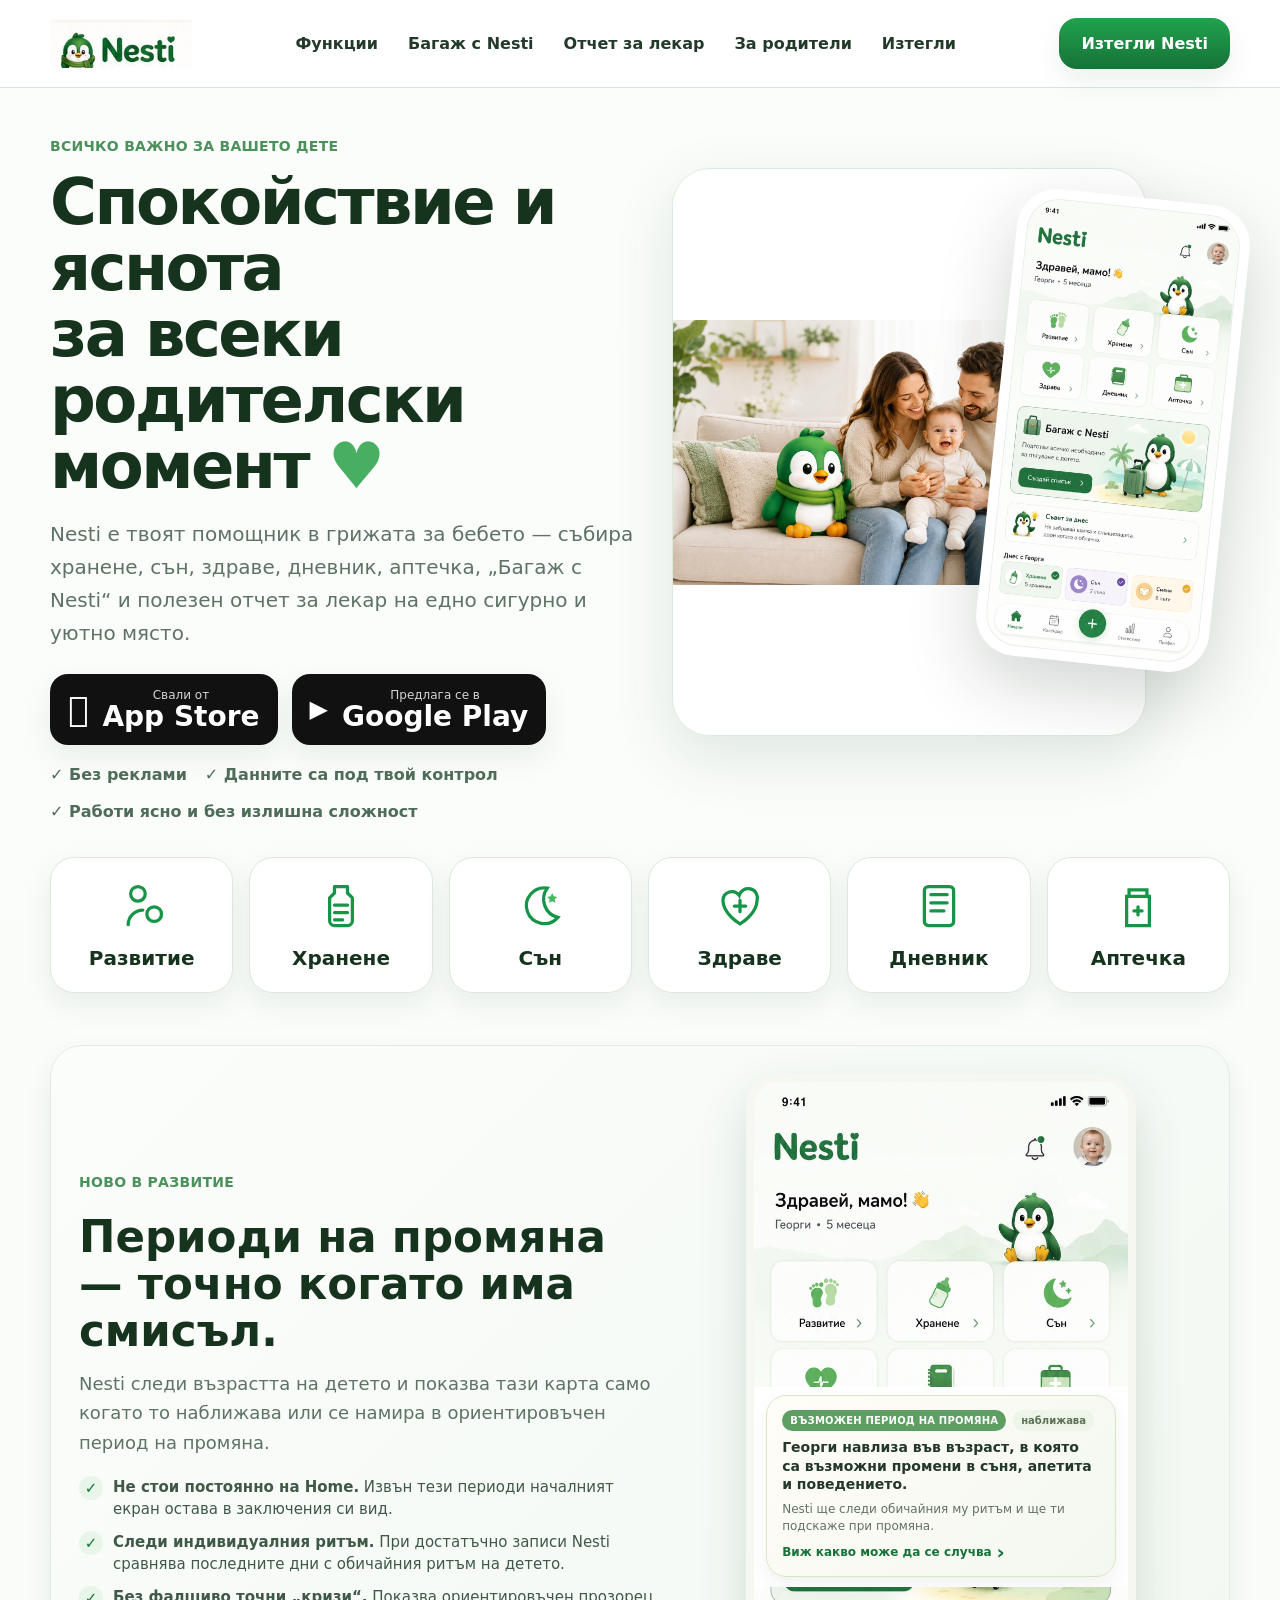
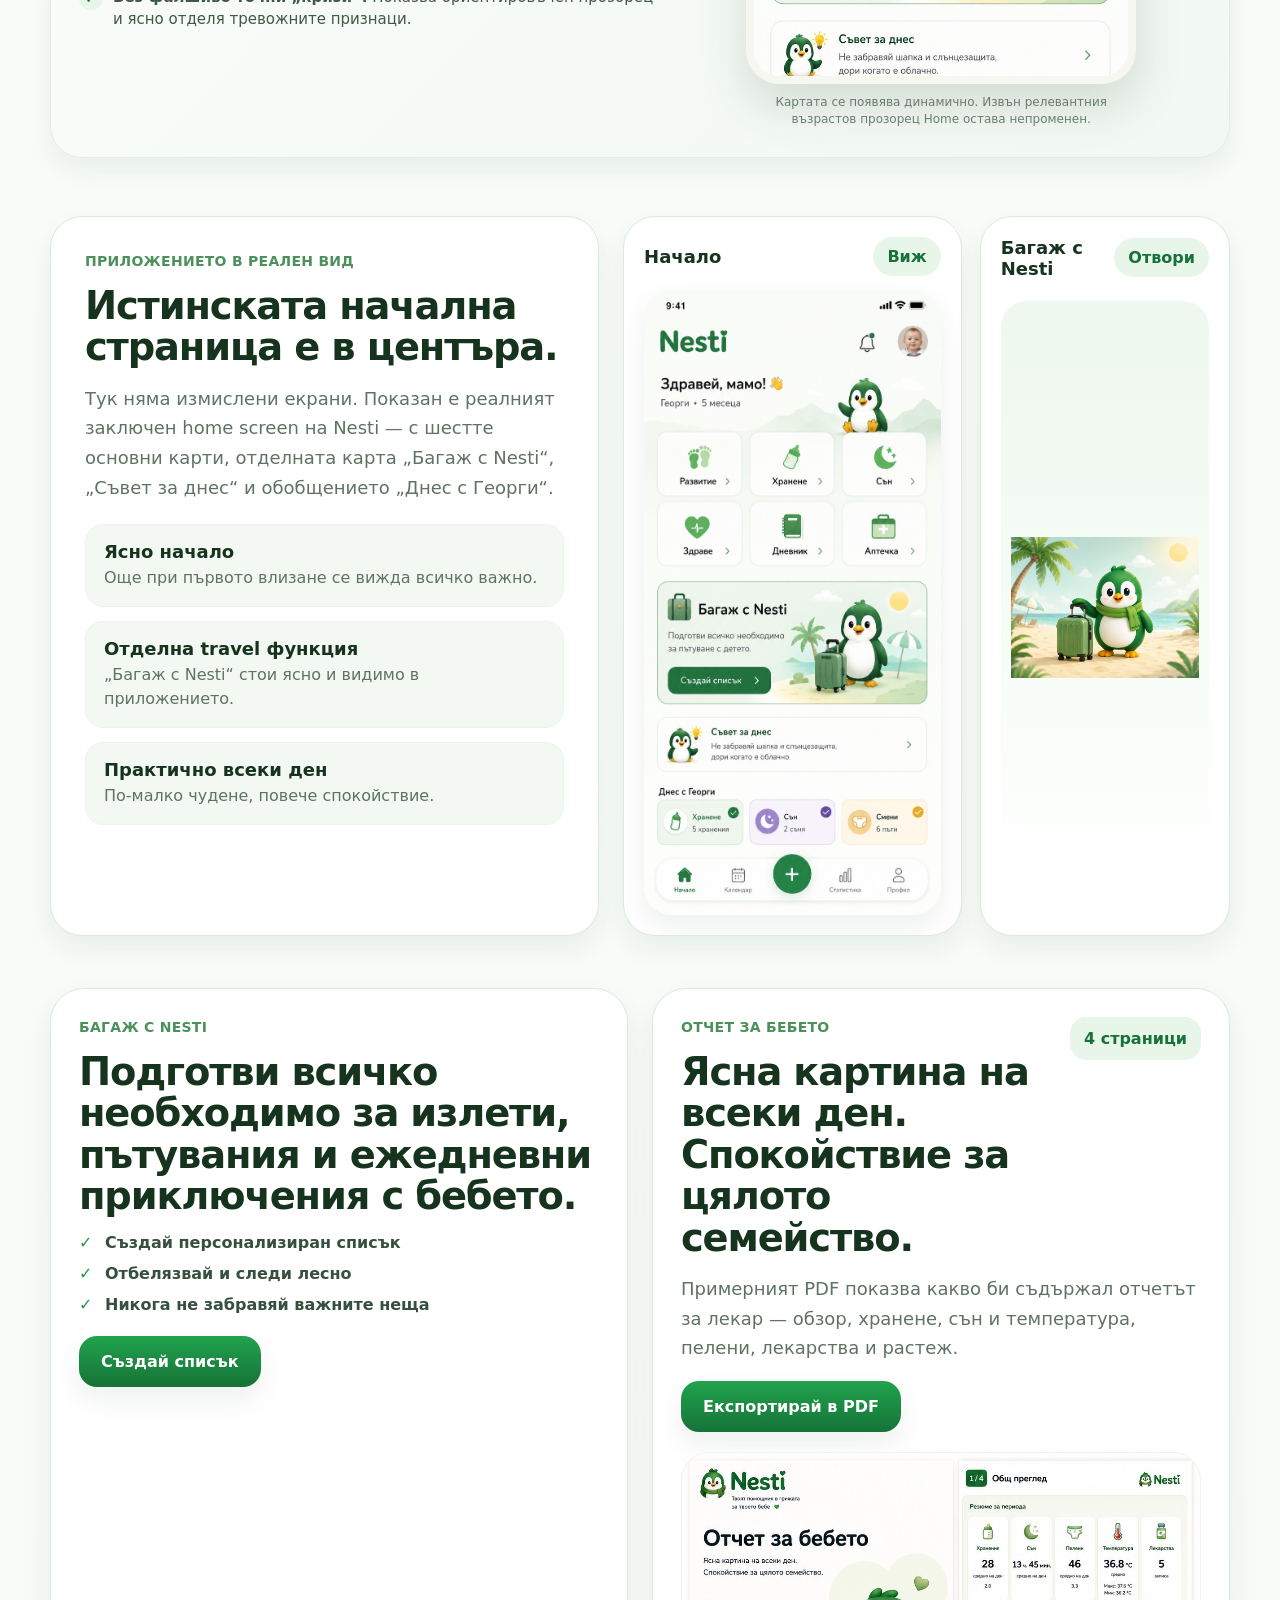
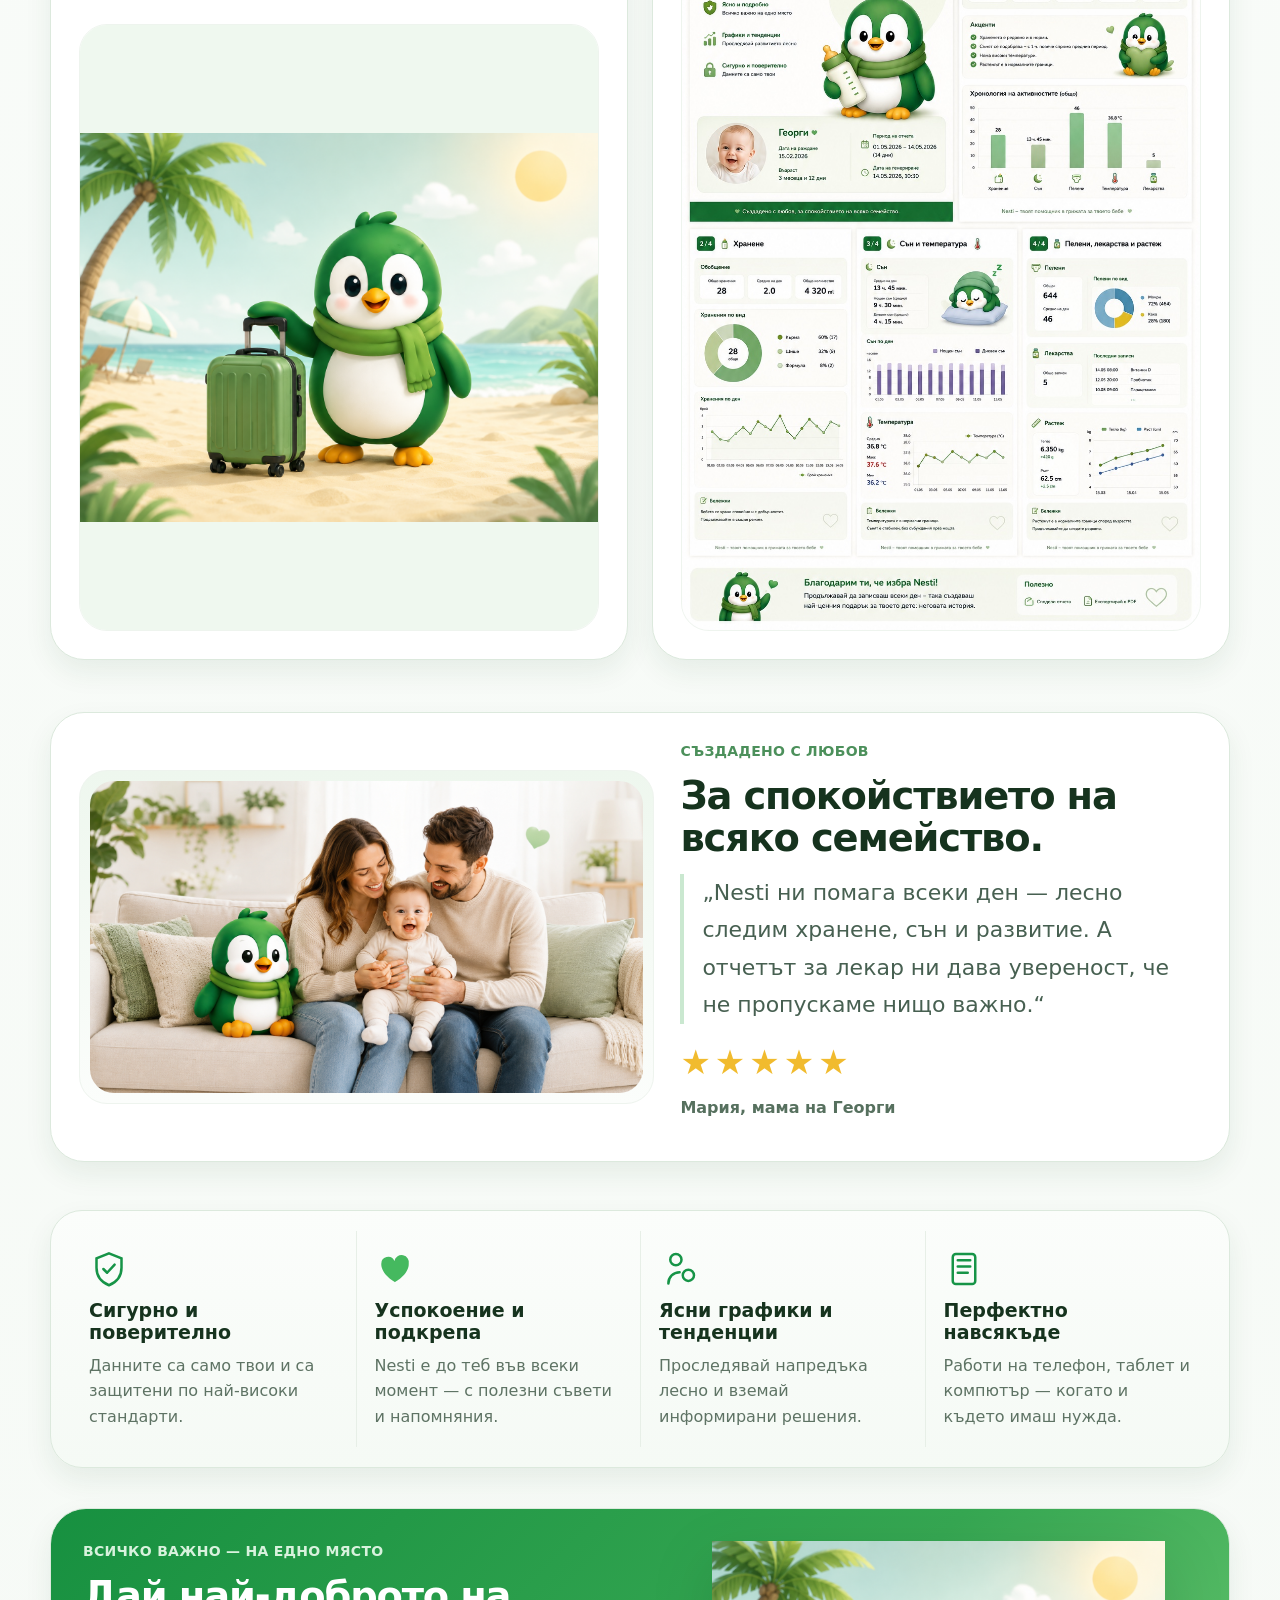
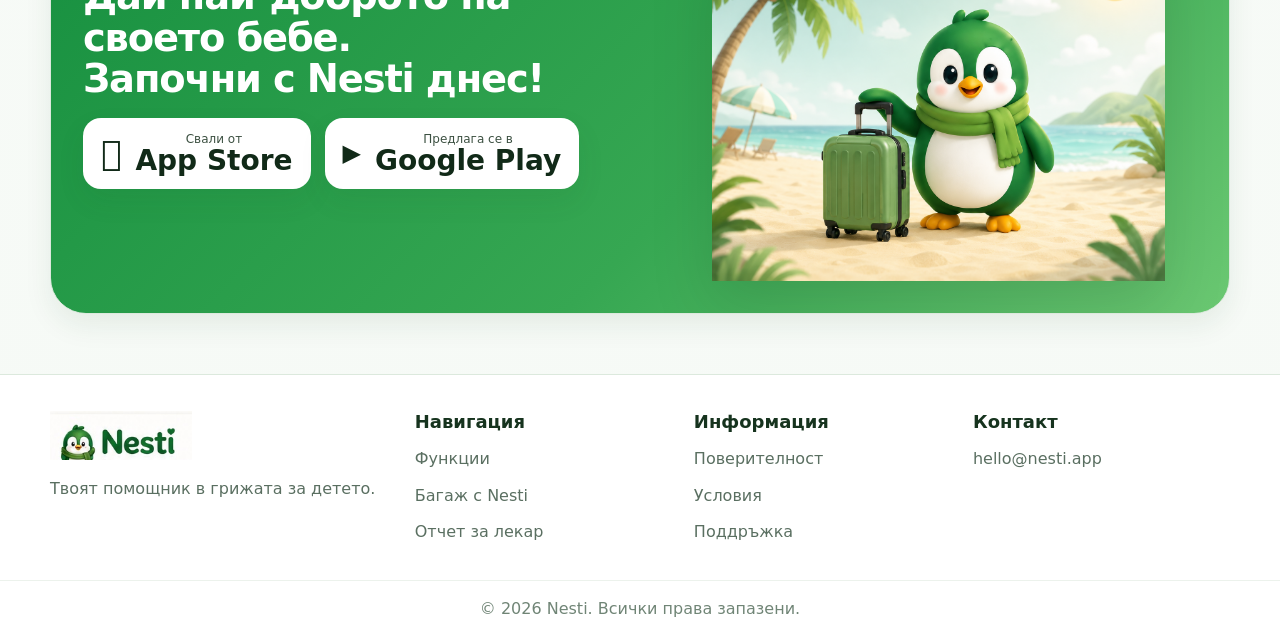
<file: index.html>
<!doctype html>
<html lang="bg">
<head>
  <meta charset="utf-8">
  <meta name="viewport" content="width=device-width,initial-scale=1,viewport-fit=cover">
  <meta name="description" content="Nesti — дневник за бебето, Багаж с Nesti и примерен отчет за лекар.">
  <title>Nesti v6 — Спокойствие и яснота за всеки родителски момент</title>
  <link rel="stylesheet" href="styles.css">
</head>
<body>
<header class="site-header">
  <div class="container nav">
    <a class="brand" href="#home" aria-label="Nesti начало">
      <img class="brand-logo-img" src="assets/generated/nesti-logo-header.png" alt="Nesti">
    </a>

    <nav class="desktop-nav">
      <a href="#features">Функции</a>
      <a href="#packing">Багаж с Nesti</a>
      <a href="#doctor">Отчет за лекар</a>
      <a href="#family">За родители</a>
      <a href="#download">Изтегли</a>
    </nav>

    <div class="nav-actions">
      <button class="menu-btn interactive" aria-label="Меню" aria-expanded="false"><span></span><span></span><span></span></button>
      <button class="header-cta primary-btn interactive store-link" data-store="download">Изтегли Nesti</button>
    </div>
  </div>

  <nav class="mobile-nav">
    <a href="#features">Функции</a>
    <a href="#packing">Багаж с Nesti</a>
    <a href="#doctor">Отчет за лекар</a>
    <a href="#family">За родители</a>
    <a href="#download">Изтегли</a>
  </nav>
</header>

<main>
  <section class="hero" id="home">
    <div class="container hero-grid">
      <div class="hero-copy">
        <span class="eyebrow">Всичко важно за вашето дете</span>
        <h1>Спокойствие и яснота <br>за всеки родителски момент <span class="green-heart">♥</span></h1>
        <p>Nesti е твоят помощник в грижата за бебето — събира хранене, сън, здраве, дневник, аптечка, „Багаж с Nesti“ и полезен отчет за лекар на едно сигурно и уютно място.</p>

        <div class="store-row">
          <button class="store-btn interactive store-link" data-store="appstore">
            <span class="store-icon"></span>
            <span><small>Свали от</small><b>App Store</b></span>
          </button>
          <button class="store-btn interactive store-link" data-store="googleplay">
            <span class="store-icon play">▶</span>
            <span><small>Предлага се в</small><b>Google Play</b></span>
          </button>
        </div>

        <div class="hero-bullets">
          <span>✓ Без реклами</span>
          <span>✓ Данните са под твой контрол</span>
          <span>✓ Работи ясно и без излишна сложност</span>
        </div>
      </div>

      <div class="hero-visual">
        <div class="hero-family-wrap">
          <img class="hero-family" src="assets/generated/family-hero.png" alt="Родители, бебе и Nesti">
        </div>
        <div class="phone-card interactive" id="openHomePreview" role="button" tabindex="0" aria-label="Преглед на началния екран">
          <img src="assets/references/locked-homepage.jpg" alt="Реалната начална страница на приложението Nesti">
        </div>
      </div>
    </div>
  </section>

  <section class="modules" id="features">
    <div class="container modules-grid">
      <article class="module-card interactive"><img src="assets/icons/development.svg" alt=""><b>Развитие</b></article>
      <article class="module-card interactive"><img src="assets/icons/feeding.svg" alt=""><b>Хранене</b></article>
      <article class="module-card interactive"><img src="assets/icons/sleep.svg" alt=""><b>Сън</b></article>
      <article class="module-card interactive"><img src="assets/icons/health.svg" alt=""><b>Здраве</b></article>
      <article class="module-card interactive"><img src="assets/icons/diary.svg" alt=""><b>Дневник</b></article>
      <article class="module-card interactive"><img src="assets/icons/pharmacy.svg" alt=""><b>Аптечка</b></article>
    </div>
  </section>


  <section class="development-highlight" id="development-periods">
    <div class="container development-highlight-grid">
      <div class="development-highlight-copy">
        <span class="eyebrow">Ново в Развитие</span>
        <h2>Периоди на промяна — точно когато има смисъл.</h2>
        <p>Nesti следи възрастта на детето и показва тази карта само когато то наближава или се намира в ориентировъчен период на промяна.</p>
        <div class="development-highlight-points">
          <div><span class="development-dot">✓</span><span><b>Не стои постоянно на Home.</b> Извън тези периоди началният екран остава в заключения си вид.</span></div>
          <div><span class="development-dot">✓</span><span><b>Следи индивидуалния ритъм.</b> При достатъчно записи Nesti сравнява последните дни с обичайния ритъм на детето.</span></div>
          <div><span class="development-dot">✓</span><span><b>Без фалшиво точни „кризи“.</b> Показва ориентировъчен прозорец и ясно отделя тревожните признаци.</span></div>
        </div>
      </div>

      <div class="development-phone" aria-label="Пример как динамичната карта се появява на началния екран">
        <div class="development-phone-shell">
          <div class="development-home-top">
            <img src="assets/references/locked-homepage.jpg" alt="Заключеният начален екран на Nesti">
          </div>
          <div class="development-dynamic-card">
            <div class="development-card-labels">
              <span class="development-card-label">Възможен период на промяна</span>
              <span class="development-card-time">наближава</span>
            </div>
            <strong>Георги навлиза във възраст, в която са възможни промени в съня, апетита и поведението.</strong>
            <span>Nesti ще следи обичайния му ритъм и ще ти подскаже при промяна.</span>
            <button type="button" class="development-card-link">Виж какво може да се случва <span>›</span></button>
          </div>
          <div class="development-home-bottom">
            <img src="assets/references/locked-homepage.jpg" alt="Продължение на заключения начален екран на Nesti">
          </div>
        </div>
        <p class="development-phone-note">Картата се появява динамично. Извън релевантния възрастов прозорец Home остава непроменен.</p>
      </div>
    </div>
  </section>

  <section class="app-overview">
    <div class="container app-overview-grid">
      <div class="app-copy">
        <span class="eyebrow">Приложението в реален вид</span>
        <h2>Истинската начална страница е в центъра.</h2>
        <p>Тук няма измислени екрани. Показан е реалният заключен home screen на Nesti — с шестте основни карти, отделната карта „Багаж с Nesti“, „Съвет за днес“ и обобщението „Днес с Георги“.</p>
        <div class="info-points">
          <div><b>Ясно начало</b><span>Още при първото влизане се вижда всичко важно.</span></div>
          <div><b>Отделна travel функция</b><span>„Багаж с Nesti“ стои ясно и видимо в приложението.</span></div>
          <div><b>Практично всеки ден</b><span>По-малко чудене, повече спокойствие.</span></div>
        </div>
      </div>
      <div class="app-shot-grid">
        <div class="screen-card large interactive" id="openHomePreview2">
          <div class="screen-head"><span>Начало</span><button>Виж</button></div>
          <img src="assets/references/locked-homepage.jpg" alt="Началният екран на Nesti">
        </div>
        <div class="screen-card mini interactive" id="openPackingDemoFromScreen">
          <div class="screen-head"><span>Багаж с Nesti</span><button>Отвори</button></div>
          <div class="mini-feature">
            <img src="assets/generated/packing-beach.png" alt="Багаж с Nesti">
          </div>
        </div>
      </div>
    </div>
  </section>

  <section class="dual-cards">
    <div class="container dual-grid">
      <article class="feature-panel packing-panel" id="packing">
        <div class="panel-copy">
          <span class="eyebrow">Багаж с Nesti</span>
          <h2>Подготви всичко необходимо за излети, пътувания и ежедневни приключения с бебето.</h2>
          <ul>
            <li>Създай персонализиран списък</li>
            <li>Отбелязвай и следи лесно</li>
            <li>Никога не забравяй важните неща</li>
          </ul>
          <button class="primary-btn interactive" id="openPackingDemo">Създай списък</button>
        </div>
        <div class="panel-visual">
          <img src="assets/generated/packing-beach.png" alt="Nesti mascot и куфар на плаж">
        </div>
      </article>

      <article class="feature-panel doctor-panel" id="doctor">
        <div class="panel-copy">
          <div class="doctor-headline-row">
            <div>
              <span class="eyebrow">Отчет за бебето</span>
              <h2>Ясна картина на всеки ден. Спокойствие за цялото семейство.</h2>
            </div>
            <span class="pages-badge">4 страници</span>
          </div>
          <p>Примерният PDF показва какво би съдържал отчетът за лекар — обзор, хранене, сън и температура, пелени, лекарства и растеж.</p>
          <button class="primary-btn interactive" id="openReport">Експортирай в PDF</button>
        </div>
        <div class="panel-visual doctor-visual">
          <img src="assets/references/locked-doctor-report.jpg" alt="Примерен отчет за бебето">
        </div>
      </article>
    </div>
  </section>

  <section class="testimonial" id="family">
    <div class="container testimonial-grid">
      <div class="testimonial-photo-wrap">
        <img src="assets/generated/family-hero.png" alt="Щастливо семейство с бебе и Nesti mascot" class="testimonial-photo">
      </div>
      <div class="testimonial-copy">
        <span class="eyebrow">Създадено с любов</span>
        <h2>За спокойствието на всяко семейство.</h2>
        <blockquote>„Nesti ни помага всеки ден — лесно следим хранене, сън и развитие. А отчетът за лекар ни дава увереност, че не пропускаме нищо важно.“</blockquote>
        <div class="stars">★★★★★</div>
        <p class="quote-author">Мария, мама на Георги</p>
      </div>
    </div>
  </section>

  <section class="trust-strip">
    <div class="container trust-grid">
      <article><img src="assets/icons/shield.svg" alt=""><b>Сигурно и поверително</b><span>Данните са само твои и са защитени по най-високи стандарти.</span></article>
      <article><img src="assets/icons/heart.svg" alt=""><b>Успокоение и подкрепа</b><span>Nesti е до теб във всеки момент — с полезни съвети и напомняния.</span></article>
      <article><img src="assets/icons/development.svg" alt=""><b>Ясни графики и тенденции</b><span>Проследявай напредъка лесно и вземай информирани решения.</span></article>
      <article><img src="assets/icons/diary.svg" alt=""><b>Перфектно навсякъде</b><span>Работи на телефон, таблет и компютър — когато и където имаш нужда.</span></article>
    </div>
  </section>

  <section class="download-cta" id="download">
    <div class="container download-panel">
      <div class="download-copy">
        <span class="eyebrow light">Всичко важно — на едно място</span>
        <h2>Дай най-доброто на своето бебе. <br>Започни с Nesti днес!</h2>
        <div class="store-row">
          <button class="store-btn light interactive store-link" data-store="appstore"><span class="store-icon"></span><span><small>Свали от</small><b>App Store</b></span></button>
          <button class="store-btn light interactive store-link" data-store="googleplay"><span class="store-icon play">▶</span><span><small>Предлага се в</small><b>Google Play</b></span></button>
        </div>
      </div>
      <div class="download-visual">
        <img src="assets/generated/packing-beach.png" alt="Nesti mascot с куфар">
      </div>
    </div>
  </section>
</main>

<div class="modal-backdrop" id="packingModal" aria-hidden="true">
  <div class="modal-card wide-modal">
    <button class="modal-close interactive" data-close="packingModal">×</button>
    <div class="modal-header">
      <span class="eyebrow">Примерен списък</span>
      <h3>Багаж за Георги · 5 месеца · 7 дни</h3>
    </div>

    <div class="scenario-tabs">
      <button class="scenario-tab interactive active" data-scenario="beach">Море и плаж</button>
      <button class="scenario-tab interactive" data-scenario="mountain">Планина</button>
      <button class="scenario-tab interactive" data-scenario="travel">Пътуване</button>
      <button class="scenario-tab interactive" data-scenario="camping">Къмпинг</button>
    </div>

    <div class="packing-modal-grid">
      <div>
        <div class="progress-row"><b id="scenarioTitle">Плажна подготовка</b><span>12 / 34 готови</span></div>
        <div class="progress"><span id="progressFill"></span></div>
        <div class="check-groups">
          <div class="check-group">
            <h4>Основни</h4>
            <label><input type="checkbox" checked> Памперси <em>52 бр.</em></label>
            <label><input type="checkbox" checked> Мокри кърпички <em>2 пакета</em></label>
            <label><input type="checkbox"> Крем за подсичане</label>
            <label><input type="checkbox"> Резервни дрехи <em>2 комплекта</em></label>
          </div>
          <div class="check-group" id="scenarioItems">
            <h4>Плаж</h4>
            <label><input type="checkbox"> Плажна хавлия <em>2 бр.</em></label>
            <label><input type="checkbox"> Сенник / плажна палатка</label>
            <label><input type="checkbox"> UV облекло <em>2 бр.</em></label>
            <label><input type="checkbox"> Шапка</label>
          </div>
        </div>
      </div>
      <div class="packing-side-card">
        <img src="assets/generated/packing-beach.png" alt="Nesti mascot и куфар" id="scenarioImage">
        <div class="side-note">
          <b>Nesti AI · Premium</b>
          <p>При Premium Nesti може да персонализира количествата, да добавя пропуснати неща и да предложи резервни артикули според сценария.</p>
          <button class="secondary-btn interactive" id="openAiHint">Персонализирай с Nesti AI</button>
        </div>
      </div>
    </div>
  </div>
</div>

<div class="modal-backdrop" id="reportModal" aria-hidden="true">
  <div class="modal-card report-modal-card">
    <button class="modal-close interactive" data-close="reportModal">×</button>
    <div class="modal-header">
      <span class="eyebrow">Примерен PDF</span>
      <h3>Отчет за бебето</h3>
    </div>
    <img src="assets/references/locked-doctor-report.jpg" alt="Примерен PDF отчет">
  </div>
</div>

<div class="modal-backdrop" id="homeModal" aria-hidden="true">
  <div class="modal-card report-modal-card">
    <button class="modal-close interactive" data-close="homeModal">×</button>
    <div class="modal-header">
      <span class="eyebrow">Истински home screen</span>
      <h3>Началната страница на Nesti</h3>
    </div>
    <img src="assets/references/locked-homepage.jpg" alt="Началният екран на приложението">
  </div>
</div>

<div class="modal-backdrop" id="storeModal" aria-hidden="true">
  <div class="modal-card small-modal">
    <button class="modal-close interactive" data-close="storeModal">×</button>
    <span class="eyebrow">Nesti</span>
    <h3 id="storeTitle">Изтегли Nesti</h3>
    <p id="storeBody">Тук ще бъде добавен реалният линк към store страницата при публикуване. Засега бутонът има демо поведение, за да се вижда, че е активен.</p>
  </div>
</div>

<div class="modal-backdrop" id="aiModal" aria-hidden="true">
  <div class="modal-card small-modal">
    <button class="modal-close interactive" data-close="aiModal">×</button>
    <span class="eyebrow">Nesti AI · Premium</span>
    <h3>Какво прави AI персонализацията?</h3>
    <ul class="plain-list">
      <li>Съобразява списъка с възрастта на детето.</li>
      <li>Променя количествата според дните и сценария.</li>
      <li>Предлага пропуснати важни артикули.</li>
      <li>Запазва готовия списък за повторна употреба.</li>
    </ul>
  </div>
</div>

<footer class="site-footer">
  <div class="container footer-grid">
    <div>
      <div class="brand footer-brand">
        <img class="brand-logo-img" src="assets/generated/nesti-logo-header.png" alt="Nesti">
      </div>
      <p>Твоят помощник в грижата за детето.</p>
    </div>
    <div>
      <h4>Навигация</h4>
      <a href="#features">Функции</a>
      <a href="#packing">Багаж с Nesti</a>
      <a href="#doctor">Отчет за лекар</a>
    </div>
    <div>
      <h4>Информация</h4>
      <a href="privacy.html">Поверителност</a>
      <a href="terms.html">Условия</a>
      <a href="support.html">Поддръжка</a>
    </div>
    <div>
      <h4>Контакт</h4>
      <a href="mailto:hello@nesti.app">hello@nesti.app</a>
    </div>
  </div>
  <div class="copy">© 2026 Nesti. Всички права запазени.</div>
</footer>

<script src="script.js"></script>
</body>
</html>
</file>
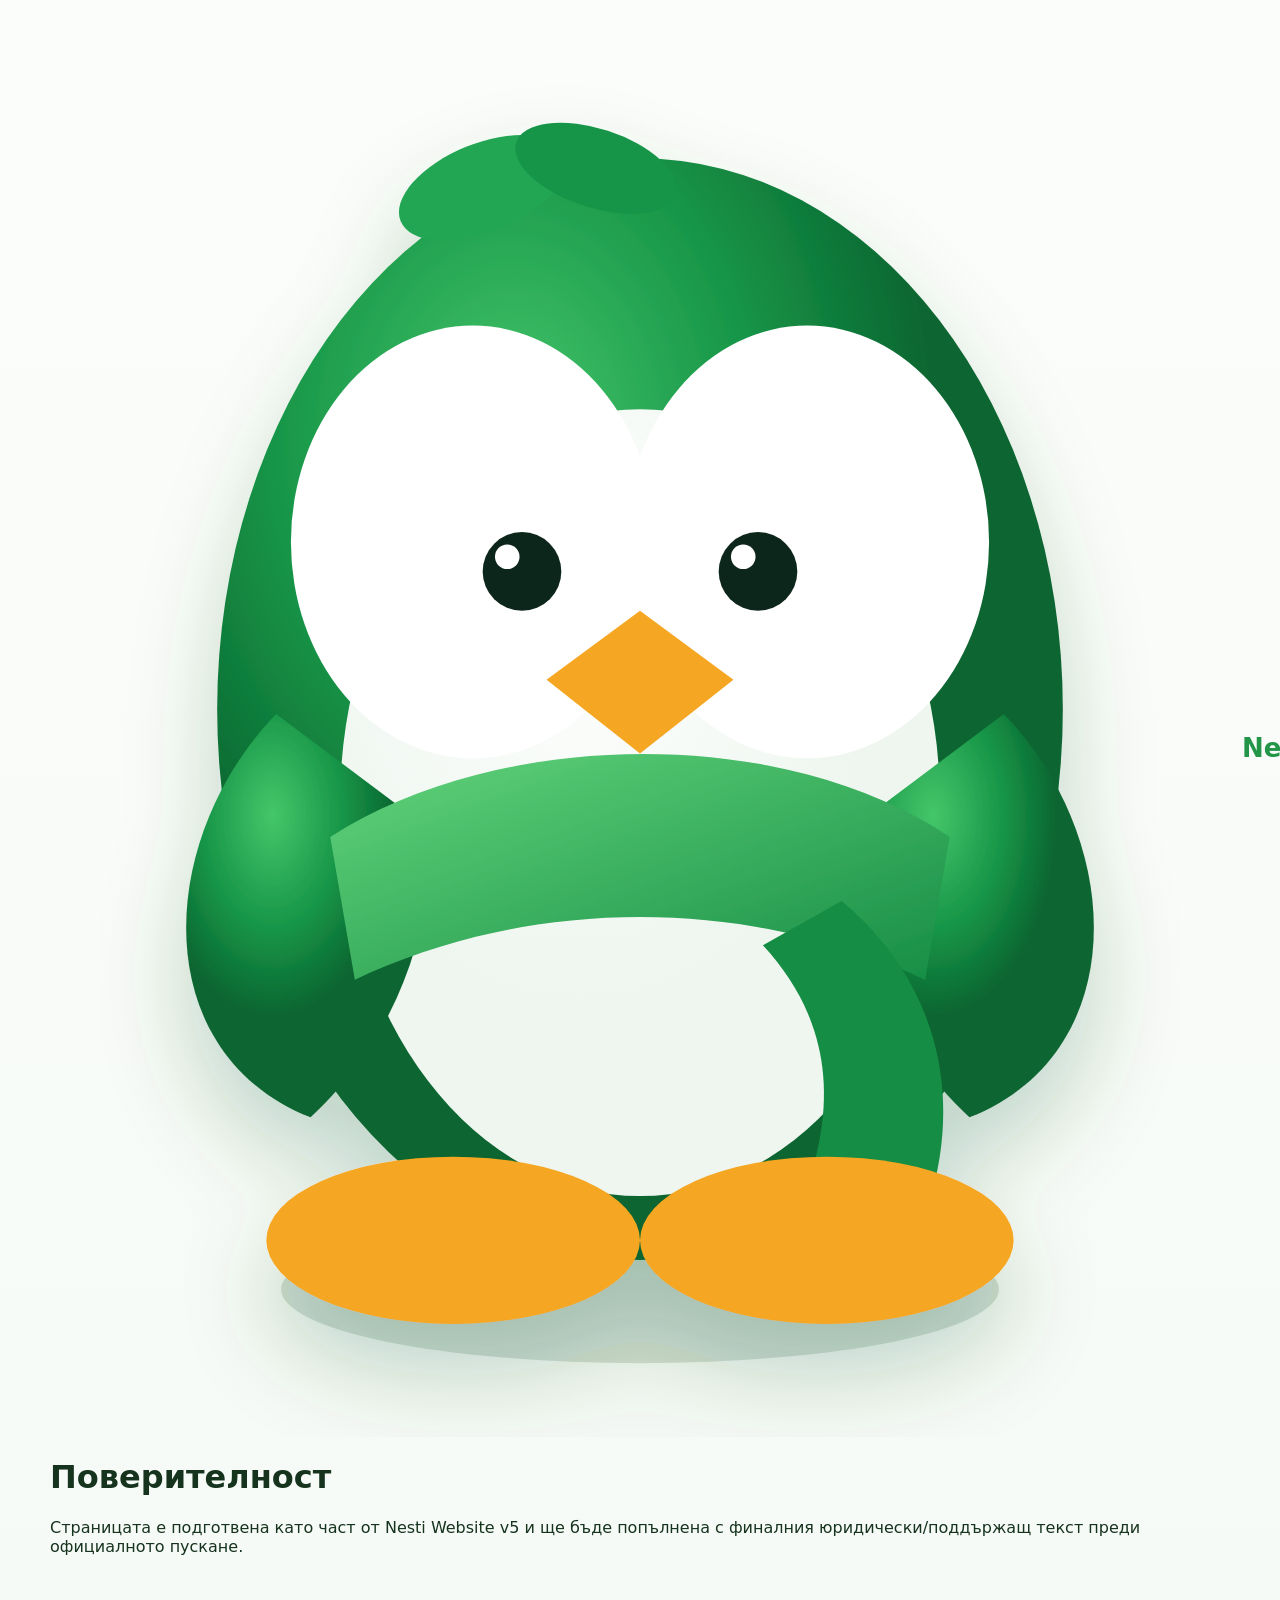
<file: privacy.html>
<!doctype html><html lang="bg"><head><meta charset="utf-8"><meta name="viewport" content="width=device-width,initial-scale=1"><link rel="stylesheet" href="styles.css"><title>Поверителност — Nesti</title></head><body><main class="container" style="padding:60px 0"><a class="brand" href="index.html"><img src="assets/illustrations/nesti-mascot.svg"><span>Nesti</span></a><h1>Поверителност</h1><p>Страницата е подготвена като част от Nesti Website v5 и ще бъде попълнена с финалния юридически/поддържащ текст преди официалното пускане.</p></main></body></html>
</file>
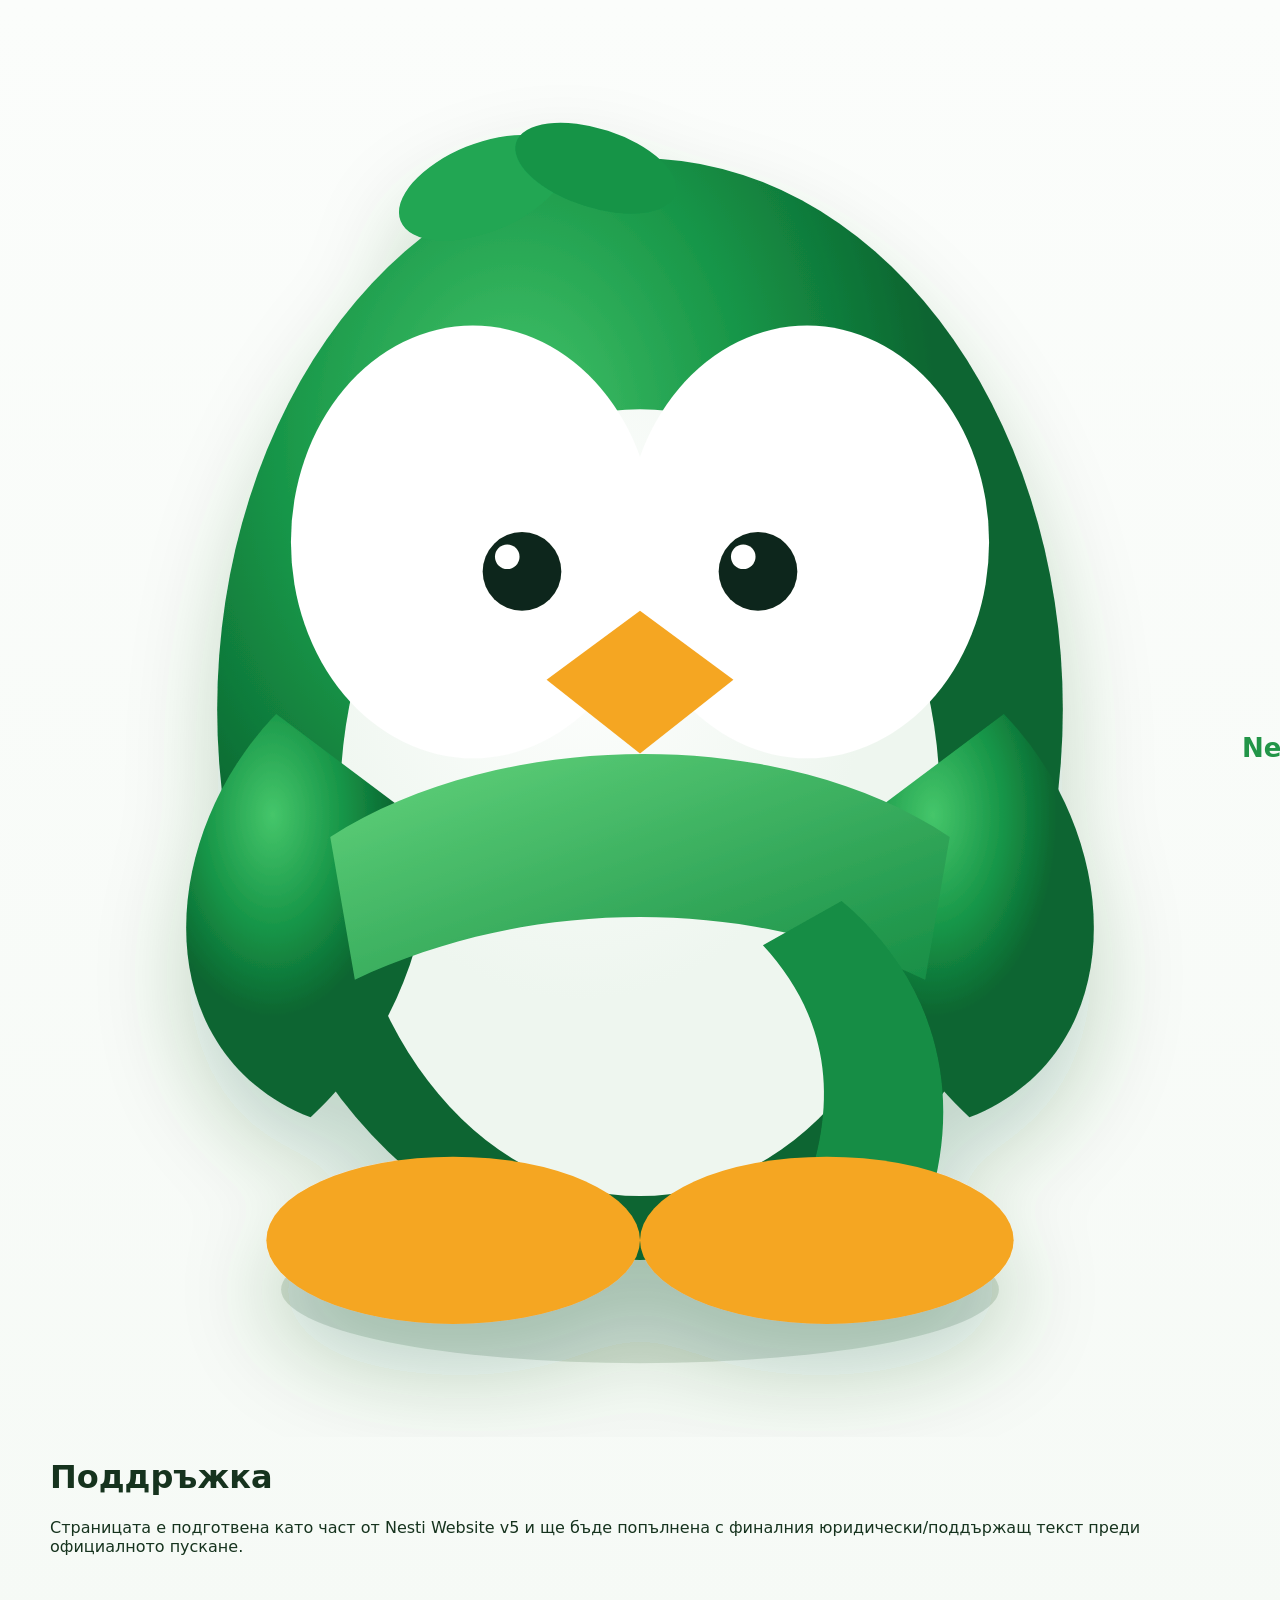
<file: support.html>
<!doctype html><html lang="bg"><head><meta charset="utf-8"><meta name="viewport" content="width=device-width,initial-scale=1"><link rel="stylesheet" href="styles.css"><title>Поддръжка — Nesti</title></head><body><main class="container" style="padding:60px 0"><a class="brand" href="index.html"><img src="assets/illustrations/nesti-mascot.svg"><span>Nesti</span></a><h1>Поддръжка</h1><p>Страницата е подготвена като част от Nesti Website v5 и ще бъде попълнена с финалния юридически/поддържащ текст преди официалното пускане.</p></main></body></html>
</file>
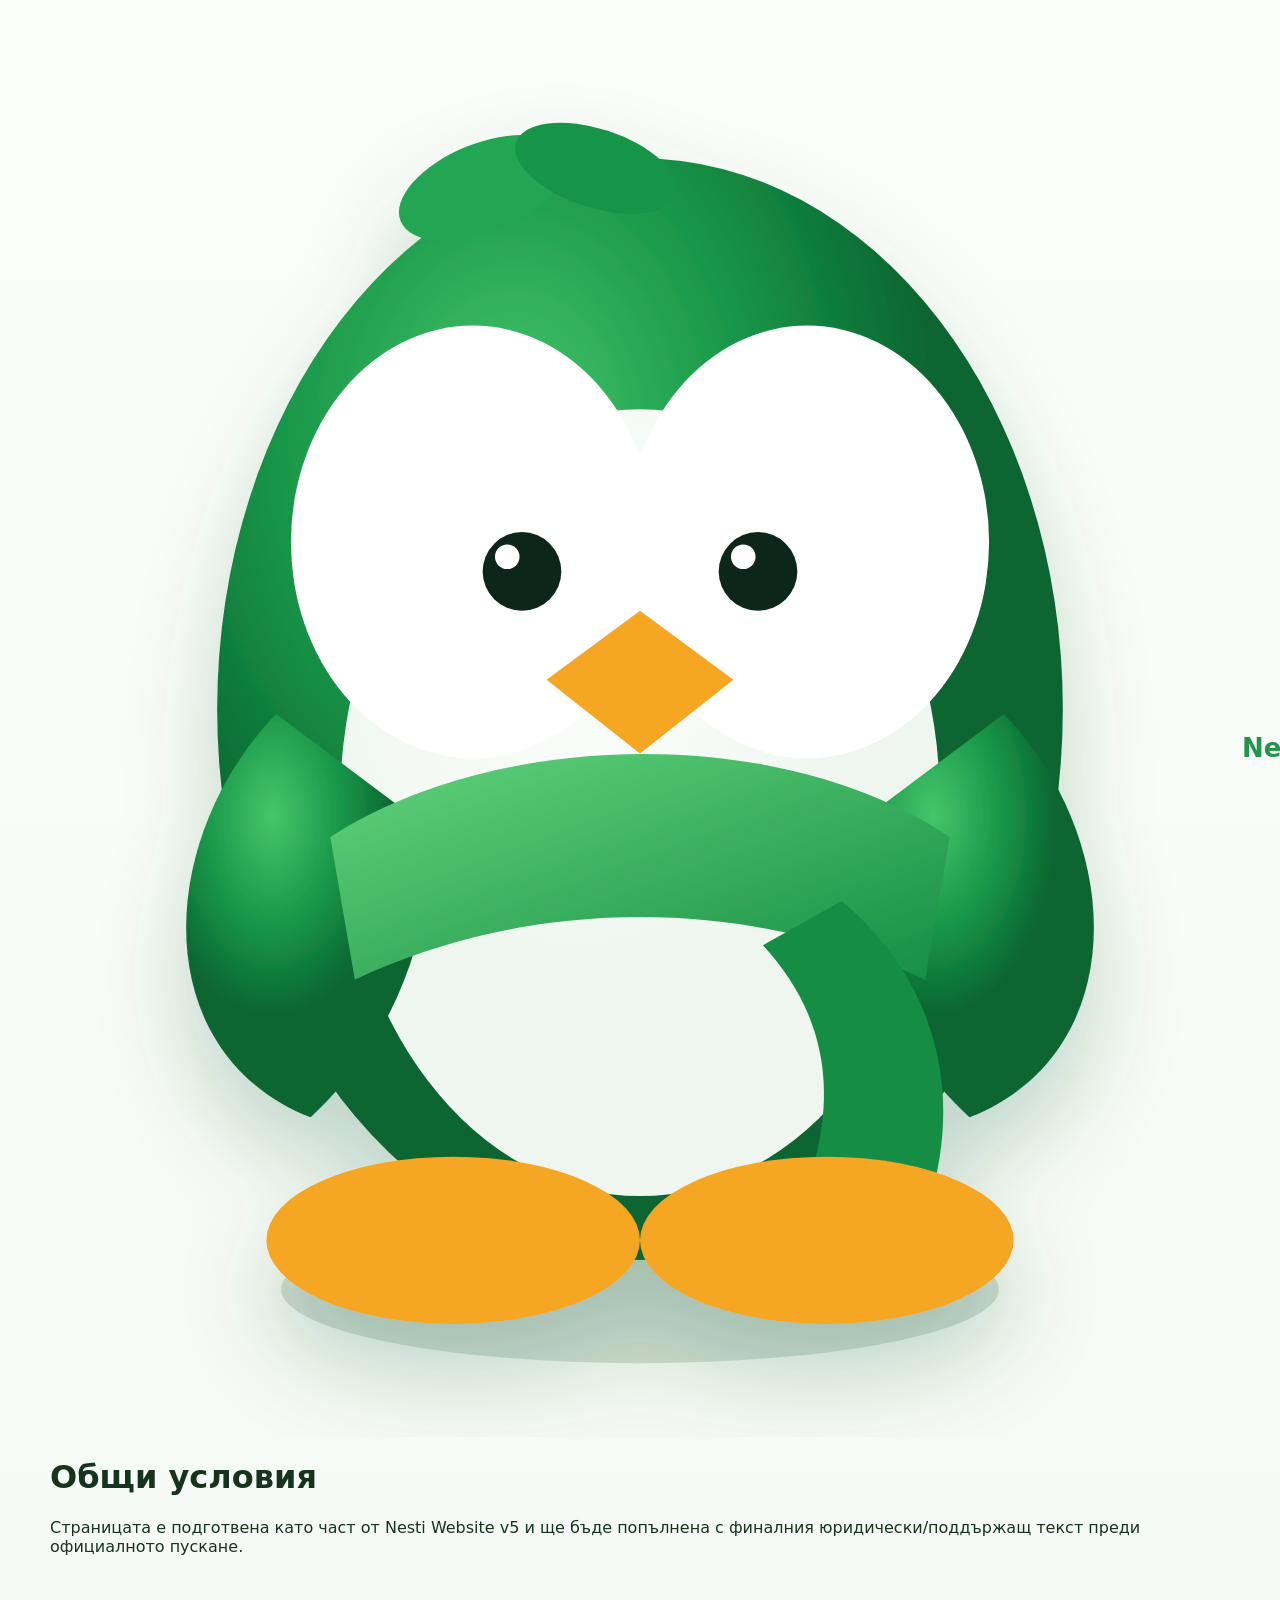
<file: terms.html>
<!doctype html><html lang="bg"><head><meta charset="utf-8"><meta name="viewport" content="width=device-width,initial-scale=1"><link rel="stylesheet" href="styles.css"><title>Общи условия — Nesti</title></head><body><main class="container" style="padding:60px 0"><a class="brand" href="index.html"><img src="assets/illustrations/nesti-mascot.svg"><span>Nesti</span></a><h1>Общи условия</h1><p>Страницата е подготвена като част от Nesti Website v5 и ще бъде попълнена с финалния юридически/поддържащ текст преди официалното пускане.</p></main></body></html>
</file>
<file: styles.css>
:root{
  --bg:#f6faf6;
  --surface:#ffffff;
  --surface-2:#f3f8f2;
  --line:#dce9dd;
  --text:#16331e;
  --muted:#5e7364;
  --green:#229548;
  --green-dark:#167238;
  --green-soft:#e8f5e9;
  --shadow:0 20px 60px rgba(27,74,40,.12);
  --shadow-soft:0 12px 28px rgba(27,74,40,.08);
  --radius-xl:32px;
  --radius-lg:24px;
  --radius-md:18px;
}
*{box-sizing:border-box}
html{scroll-behavior:smooth}
body{
  margin:0;
  font-family:Inter,system-ui,-apple-system,BlinkMacSystemFont,"Segoe UI",Roboto,sans-serif;
  color:var(--text);
  background:linear-gradient(180deg,#fbfdfb 0%, var(--bg) 100%);
}
a{color:inherit;text-decoration:none}
img{max-width:100%;display:block}
button{font:inherit;border:0;background:none;cursor:pointer}
.container{width:min(1180px, calc(100% - 32px));margin:0 auto}

.site-header{
  position:sticky;top:0;z-index:50;
  background:rgba(255,255,255,.88);
  backdrop-filter:blur(16px);
  border-bottom:1px solid rgba(193,214,198,.6);
}
.nav{display:flex;align-items:center;justify-content:space-between;gap:20px;padding:18px 0}
.brand{display:flex;align-items:center;gap:12px;font-weight:800;font-size:26px;color:var(--green);flex-shrink:0}
.brand-logo-img{width:142px;height:auto;object-fit:contain;display:block}
.desktop-nav{display:flex;gap:30px;font-weight:600;color:#233a2a}
.desktop-nav a{position:relative;padding:6px 0}
.desktop-nav a::after{content:"";position:absolute;left:0;bottom:-6px;width:0;height:3px;border-radius:999px;background:var(--green);transition:.25s ease}
.desktop-nav a:hover::after{width:100%}
.nav-actions{display:flex;align-items:center;gap:12px}
.menu-btn{display:none;width:54px;height:54px;border:1px solid var(--line);border-radius:20px;background:#fff;align-items:center;justify-content:center;flex-direction:column;gap:6px;box-shadow:var(--shadow-soft)}
.menu-btn span{display:block;width:22px;height:3px;background:#498d57;border-radius:999px}
.header-cta{padding:14px 20px}
.mobile-nav{display:none;padding:0 16px 16px;gap:10px;flex-direction:column}
.mobile-nav a{padding:14px 16px;border-radius:16px;background:#fff;border:1px solid var(--line);box-shadow:var(--shadow-soft)}
.mobile-nav.open{display:flex}

.eyebrow{display:inline-flex;align-items:center;gap:8px;color:#4c905b;font-weight:800;font-size:14px;letter-spacing:.02em;text-transform:uppercase;margin-bottom:16px}
.eyebrow.light{color:#d8f2dd}
.green-heart{color:#48af62}

.hero{padding:48px 0 18px}
.hero-grid{display:grid;grid-template-columns:1.05fr 1fr;align-items:center;gap:36px}
.hero-copy h1{font-size:clamp(42px,5vw,72px);line-height:1.03;margin:0 0 18px;letter-spacing:-.04em}
.hero-copy p{font-size:20px;line-height:1.65;color:var(--muted);margin:0 0 24px;max-width:62ch}
.store-row{display:flex;gap:14px;flex-wrap:wrap}
.store-btn{
  display:flex;align-items:center;gap:14px;min-width:220px;padding:14px 18px;
  background:#111;color:#fff;border-radius:18px;box-shadow:var(--shadow-soft)
}
.store-btn.light{background:#fff;color:#112a18}
.store-icon{font-size:34px;line-height:1}
.store-icon.play{font-size:24px}
.store-btn small{display:block;font-size:12px;opacity:.82}
.store-btn b{display:block;font-size:28px;line-height:1.05}
.hero-bullets{display:flex;gap:18px;flex-wrap:wrap;margin-top:20px;color:#4f6c59;font-weight:600}
.hero-visual{position:relative;min-height:620px}
.hero-family-wrap{
  position:absolute;inset:0 84px 52px 0;background:#fff;border:1px solid var(--line);
  border-radius:38px;box-shadow:var(--shadow);overflow:hidden;
}
.hero-family{width:100%;height:100%;object-fit:contain;background:#fff}
.phone-card{
  position:absolute;right:0;top:28px;width:min(42%,290px);background:#fff;border-radius:40px;
  padding:10px;box-shadow:0 26px 70px rgba(7,26,13,.18);transform:rotate(6deg)
}
.phone-card img{border-radius:32px;border:1px solid #e7eee8}

.modules{padding:18px 0 40px}
.modules-grid{display:grid;grid-template-columns:repeat(6,1fr);gap:16px}
.module-card{
  background:#fff;border:1px solid var(--line);border-radius:24px;padding:22px 18px;text-align:center;
  box-shadow:var(--shadow-soft)
}
.module-card img{width:52px;height:52px;margin:0 auto 14px}
.module-card b{font-size:20px}

.app-overview{padding:20px 0 44px}
.app-overview-grid{display:grid;grid-template-columns:.95fr 1.05fr;gap:24px;align-items:stretch}
.app-copy,.screen-card,.feature-panel,.testimonial-grid,.trust-grid,.download-panel{
  background:#fff;border:1px solid var(--line);box-shadow:var(--shadow-soft)
}
.app-copy{border-radius:32px;padding:34px}
.app-copy h2,.panel-copy h2,.download-copy h2,.testimonial-copy h2{font-size:clamp(30px,3vw,46px);line-height:1.08;margin:0 0 16px;letter-spacing:-.03em}
.app-copy p,.panel-copy p,.testimonial-copy blockquote,.download-copy p{color:var(--muted);font-size:18px;line-height:1.65;margin:0 0 18px}
.info-points{display:grid;gap:14px;margin-top:22px}
.info-points div{padding:16px 18px;background:var(--surface-2);border-radius:18px;border:1px solid #edf4ee}
.info-points b{display:block;font-size:18px;margin-bottom:4px}
.info-points span{color:var(--muted);line-height:1.5}
.app-shot-grid{display:grid;grid-template-columns:1.15fr .85fr;gap:18px}
.screen-card{border-radius:32px;padding:20px;overflow:hidden}
.screen-card.large img{width:100%;border-radius:28px;box-shadow:var(--shadow-soft)}
.screen-card.mini{display:flex;flex-direction:column;justify-content:space-between}
.screen-head{display:flex;justify-content:space-between;align-items:center;margin-bottom:14px}
.screen-head span{font-weight:800;font-size:18px}
.screen-head button{padding:10px 14px;background:var(--green-soft);border-radius:999px;color:var(--green-dark);font-weight:700}
.mini-feature{margin-top:8px;background:linear-gradient(180deg,#eef8ee,#ffffff);border-radius:26px;padding:10px;display:flex;align-items:center;justify-content:center;height:100%}
.mini-feature img{width:100%;height:100%;object-fit:contain;border-radius:18px}

.dual-cards{padding:8px 0 42px}
.dual-grid{display:grid;grid-template-columns:1fr 1fr;gap:24px}
.feature-panel{border-radius:34px;padding:28px;display:grid;grid-template-columns:1fr;gap:20px;min-height:100%}
.panel-copy ul{list-style:none;padding:0;margin:0 0 22px;display:grid;gap:12px}
.panel-copy li{position:relative;padding-left:26px;color:#35503d;font-weight:600}
.panel-copy li::before{content:"✓";position:absolute;left:0;color:var(--green);font-weight:800}
.primary-btn,.secondary-btn{
  display:inline-flex;align-items:center;justify-content:center;gap:8px;padding:16px 22px;
  border-radius:18px;font-weight:800;transition:.25s ease;box-shadow:var(--shadow-soft)
}
.primary-btn{background:linear-gradient(180deg,#21a34d,#167238);color:#fff}
.secondary-btn{background:#f2f8f3;color:var(--green-dark);border:1px solid var(--line)}
.panel-visual{border-radius:28px;overflow:hidden;background:linear-gradient(180deg,#eff8ef,#f8fbf8);border:1px solid #eef4ee;min-height:280px;display:flex;align-items:center;justify-content:center}
.packing-panel .panel-visual img{width:100%;height:100%;object-fit:contain;background:#eff8ef}
.doctor-panel .panel-visual img{width:100%;height:auto;object-fit:contain}
.doctor-headline-row{display:flex;justify-content:space-between;gap:18px;align-items:flex-start}
.pages-badge{display:inline-flex;align-items:center;padding:12px 14px;background:var(--green-soft);color:var(--green-dark);font-weight:800;border-radius:16px;white-space:nowrap}




/* Development periods v6.2 — compact feature section */
.development-highlight{padding:12px 0 38px}
.development-highlight-grid{
  display:grid;grid-template-columns:1.05fr .95fr;gap:28px;align-items:center;
  padding:28px;border-radius:32px;background:linear-gradient(135deg,#fbfdfb,#f2f8f2);
  border:1px solid #e3ece4;box-shadow:var(--shadow-soft)
}
.development-highlight-copy h2{font-size:clamp(30px,3.4vw,46px);line-height:1.08;margin:8px 0 14px;max-width:720px}
.development-highlight-copy>p{font-size:18px;line-height:1.65;color:var(--muted);margin:0 0 18px;max-width:700px}
.development-highlight-points{display:grid;gap:10px}
.development-highlight-points>div{display:flex;gap:10px;align-items:flex-start;color:#405947;line-height:1.5;font-size:15px}
.development-dot{flex:0 0 24px;width:24px;height:24px;border-radius:50%;display:grid;place-items:center;background:var(--green-soft);color:var(--green-dark);font-weight:900}
.development-phone{display:grid;gap:10px;justify-items:center}
.development-phone-shell{
  width:min(100%,390px);height:610px;overflow:hidden;border-radius:34px;background:#fff;
  border:8px solid #f7f7f1;box-shadow:0 22px 48px rgba(38,76,48,.16);position:relative
}
.development-home-top{height:305px;overflow:hidden;background:#fff}
.development-home-top img{width:100%;height:auto;display:block;transform:translateY(0)}
.development-dynamic-card{
  margin:8px 12px 10px;padding:14px 15px;border-radius:20px;background:linear-gradient(135deg,#fffdf7,#f3f8ef);
  border:1px solid #d8e6c7;box-shadow:0 8px 18px rgba(72,105,58,.08);display:grid;gap:7px;position:relative;z-index:2
}
.development-card-labels{display:flex;gap:7px;flex-wrap:wrap}
.development-card-label,.development-card-time{display:inline-flex;align-items:center;padding:5px 8px;border-radius:999px;font-size:10px;font-weight:800}
.development-card-label{background:#5d9e62;color:#fff;text-transform:uppercase;letter-spacing:.02em}
.development-card-time{background:#edf4e8;color:#5b7255}
.development-dynamic-card strong{font-size:14px;line-height:1.34;color:#23372a}
.development-dynamic-card>span{font-size:12px;line-height:1.4;color:#617165}
.development-card-link{border:0;background:transparent;padding:0;color:var(--green-dark);font-weight:800;text-align:left;font-size:12px;display:inline-flex;gap:5px;align-items:center}
.development-card-link span{font-size:20px;line-height:1}
.development-home-bottom{height:190px;overflow:hidden;background:#fff}
.development-home-bottom img{width:100%;height:auto;display:block;transform:translateY(-505px)}
.development-phone-note{margin:0;color:#718176;font-size:12px;line-height:1.45;text-align:center;max-width:390px}

.testimonial{padding:10px 0 44px}
.testimonial-grid{display:grid;grid-template-columns:1.05fr .95fr;gap:26px;border-radius:34px;padding:28px;align-items:center}
.testimonial-photo-wrap{background:linear-gradient(180deg,#eef7ee,#fbfdfb);border-radius:28px;padding:10px;border:1px solid #eef4ee}
.testimonial-photo{width:100%;height:auto;object-fit:contain;border-radius:24px}
.testimonial-copy blockquote{font-size:22px;line-height:1.7;color:#476051;border-left:4px solid #cae8d0;padding-left:18px;margin-bottom:18px}
.stars{font-size:34px;letter-spacing:4px;color:#f1bb2e;margin-bottom:8px}
.quote-author{color:#56705e;font-weight:700}

.trust-strip{padding:4px 0 40px}
.trust-grid{display:grid;grid-template-columns:repeat(4,1fr);gap:0;border-radius:32px;padding:20px;background:linear-gradient(180deg,#fbfdfb,#f5faf5)}
.trust-grid article{padding:18px 18px;display:grid;gap:10px;align-content:start}
.trust-grid article+article{border-left:1px solid #e7efe7}
.trust-grid img{width:40px;height:40px}
.trust-grid b{font-size:19px}
.trust-grid span{color:var(--muted);line-height:1.6}

.download-cta{padding:0 0 60px}
.download-panel{
  border-radius:36px;padding:32px;background:linear-gradient(135deg,#179040,#36a752 58%,#6bc872);
  display:grid;grid-template-columns:1.05fr .95fr;gap:26px;color:#fff;overflow:hidden
}
.download-copy h2{color:#fff;margin-bottom:18px}
.download-visual{display:flex;justify-content:center;align-items:flex-end}
.download-visual img{max-height:340px;width:auto;filter:drop-shadow(0 22px 30px rgba(0,0,0,.12))}

.site-footer{background:#fff;border-top:1px solid var(--line)}
.footer-grid{display:grid;grid-template-columns:1.2fr .9fr .9fr .9fr;gap:22px;padding:36px 0 24px}
.footer-brand{margin-bottom:12px}
.site-footer h4{margin:0 0 14px;font-size:18px}
.site-footer p,.site-footer a{color:#5a6f61;line-height:1.65}
.site-footer a{display:block;margin-bottom:10px}
.copy{text-align:center;padding:18px;color:#708576;border-top:1px solid #ecf2ec}

.modal-backdrop{position:fixed;inset:0;background:rgba(17,28,19,.55);backdrop-filter:blur(5px);display:none;align-items:center;justify-content:center;padding:20px;z-index:120}
.modal-backdrop.open{display:flex}
.modal-card{position:relative;width:min(1100px,100%);max-height:min(92vh,100%);overflow:auto;background:#fff;border-radius:28px;padding:28px;box-shadow:0 30px 90px rgba(0,0,0,.22)}
.modal-close{position:absolute;right:18px;top:18px;width:44px;height:44px;border-radius:14px;background:#f2f7f3;border:1px solid #e0ebe1;font-size:30px;line-height:1;color:#24402d}
.modal-header h3{margin:0 0 18px;font-size:34px;line-height:1.1}
.wide-modal{width:min(1180px,100%)}
.small-modal{width:min(560px,100%)}
.report-modal-card img{width:100%;height:auto;border-radius:20px;border:1px solid #ecf1ec}
.scenario-tabs{display:flex;gap:10px;flex-wrap:wrap;margin-bottom:18px}
.scenario-tab{padding:12px 16px;border-radius:14px;background:#f2f7f3;border:1px solid #e3ede4;color:#35513d;font-weight:700}
.scenario-tab.active{background:var(--green-soft);border-color:#bee3c5;color:var(--green-dark)}
.packing-modal-grid{display:grid;grid-template-columns:1fr .88fr;gap:24px}
.progress-row{display:flex;justify-content:space-between;gap:16px;align-items:center;margin-bottom:12px}
.progress{height:12px;background:#edf5ee;border-radius:999px;overflow:hidden;margin-bottom:16px}
.progress span{display:block;height:100%;width:35%;background:linear-gradient(90deg,#21a34d,#5ac673);border-radius:999px}
.check-groups{display:grid;gap:18px}
.check-group{padding:18px;border-radius:20px;background:#f9fcf9;border:1px solid #e9f1ea}
.check-group h4{margin:0 0 12px;font-size:20px}
.check-group label{display:flex;align-items:center;gap:10px;padding:10px 0;color:#324c3b;border-bottom:1px solid #edf3ed}
.check-group label:last-child{border-bottom:0}
.check-group em{margin-left:auto;color:#68826f;font-style:normal}
.packing-side-card{background:linear-gradient(180deg,#eef8ee,#fbfdfb);border:1px solid #edf3ee;border-radius:22px;padding:18px;display:grid;gap:16px;align-content:start}
.packing-side-card img{width:100%;border-radius:20px}
.side-note b{display:block;margin-bottom:6px;font-size:18px}
.side-note p{font-size:16px;line-height:1.65;color:var(--muted);margin:0 0 14px}
.plain-list{padding-left:18px;color:var(--muted);line-height:1.7}

.interactive{transition:transform .24s ease, box-shadow .24s ease, background .24s ease, border-color .24s ease}
.interactive:hover{transform:translateY(-3px);box-shadow:0 18px 34px rgba(28,77,41,.14)}
.interactive:active{transform:translateY(0) scale(.98)}
.primary-btn:hover{filter:brightness(1.03)}
.store-btn:hover{transform:translateY(-3px) scale(1.01)}
.module-card:hover,.screen-card:hover,.feature-panel:hover{border-color:#c6dcc9}
.pulse{animation:pulse .35s ease}
@keyframes pulse{0%{transform:scale(1)}50%{transform:scale(.97)}100%{transform:scale(1)}}

@media (max-width:1100px){
  .desktop-nav,.header-cta{display:none}
  .menu-btn{display:flex}
  .hero-grid,.app-overview-grid,.development-highlight-grid,.dual-grid,.testimonial-grid,.download-panel{grid-template-columns:1fr}
  .hero-visual{min-height:540px}
  .modules-grid{grid-template-columns:repeat(3,1fr)}
  .app-shot-grid{grid-template-columns:1fr}
  .trust-grid{grid-template-columns:repeat(2,1fr)}
  .trust-grid article:nth-child(3),.trust-grid article:nth-child(4){border-top:1px solid #e7efe7}
  .trust-grid article:nth-child(3){border-left:0}
  .footer-grid{grid-template-columns:1fr 1fr}
}

@media (max-width:760px){
  .container{width:min(100% - 20px, 1180px)}
  .hero{padding-top:28px}
  .brand{font-size:22px}
  .brand-logo-img{width:124px}
  .hero-copy h1{font-size:40px}
  .hero-copy p{font-size:18px}
  .hero-visual{min-height:auto;display:grid;gap:14px}
  .hero-family-wrap{position:relative;inset:auto;height:auto}
  .hero-family{aspect-ratio:16/10;object-fit:cover}
  .phone-card{position:relative;right:auto;top:auto;width:70%;margin-left:auto;transform:rotate(4deg)}
  .modules-grid{grid-template-columns:repeat(2,1fr)}
  .app-copy,.screen-card,.feature-panel,.testimonial-grid,.download-panel{padding:22px}
  .panel-visual{min-height:220px}
  .doctor-headline-row{flex-direction:column}
  .trust-grid{grid-template-columns:1fr;padding:14px}
  .trust-grid article+article{border-left:0;border-top:1px solid #e7efe7}
  .modal-card{padding:20px}
  .packing-modal-grid{grid-template-columns:1fr}
  .store-btn{width:100%;justify-content:flex-start}
  .store-btn b{font-size:24px}
  .footer-grid{grid-template-columns:1fr}
}
</file>
